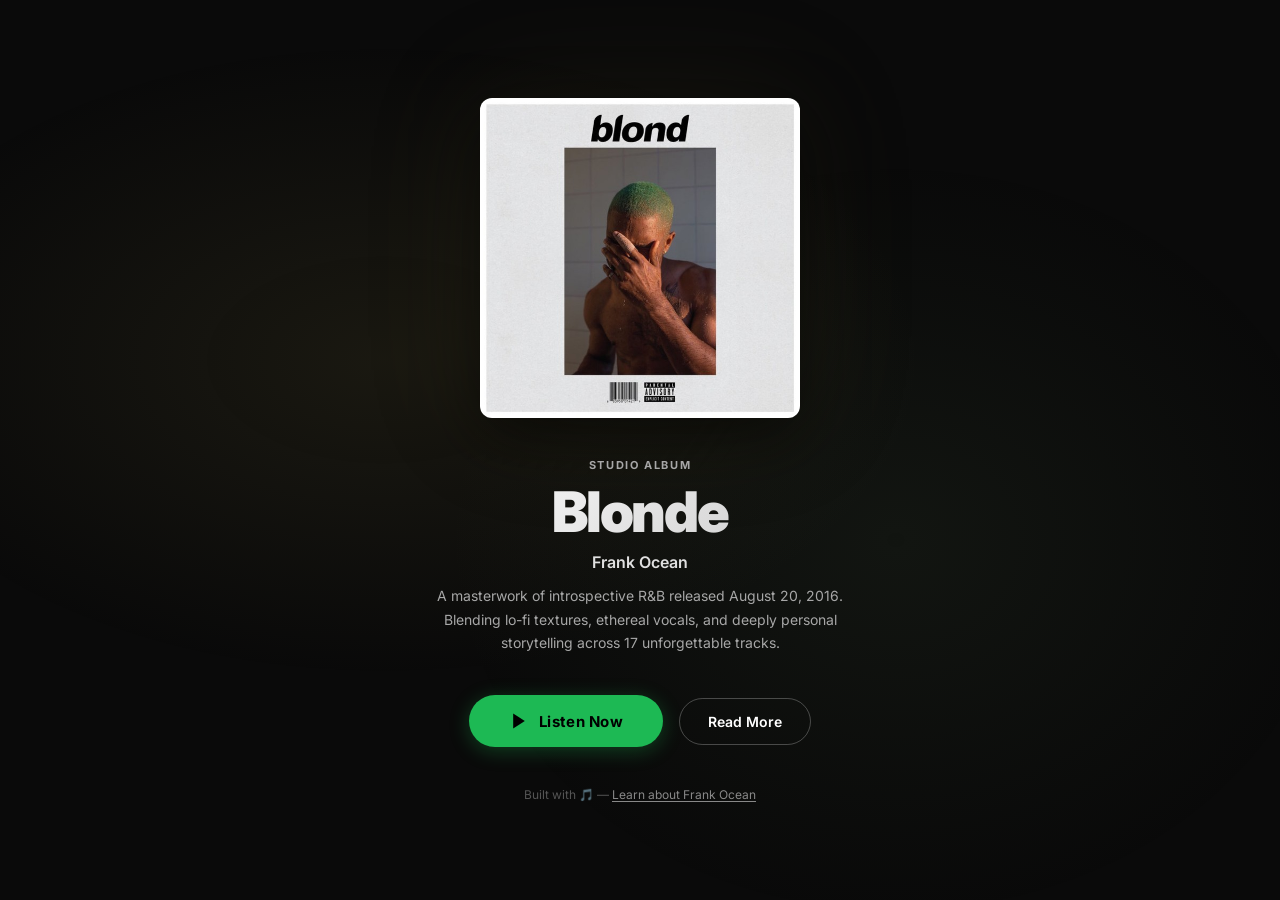
<file: index.html>
<!DOCTYPE html>
<html lang="en">
<head>
    <meta charset="UTF-8">
    <meta name="viewport" content="width=device-width, initial-scale=1.0">
    <title>Frank Ocean — Blonde</title>
    <meta name="description" content="Explore Blonde by Frank Ocean — an immersive listening experience for the iconic 2016 album.">
    <link rel="icon" href="Blonde.jpg" type="image/jpeg">
    <link href="https://fonts.googleapis.com/css2?family=Inter:wght@300;400;500;600;700;800;900&display=swap" rel="stylesheet">
    <style>
        *, *::before, *::after {
            box-sizing: border-box;
            margin: 0;
            padding: 0;
        }

        html {
            -webkit-font-smoothing: antialiased;
            -moz-osx-font-smoothing: grayscale;
        }

        body {
            font-family: 'Inter', -apple-system, BlinkMacSystemFont, 'Segoe UI', Roboto, sans-serif;
            background: #0a0a0a;
            color: #fff;
            min-height: 100vh;
            display: flex;
            align-items: center;
            justify-content: center;
            overflow: hidden;
            position: relative;
        }

        /* Background ambient glow */
        body::before {
            content: '';
            position: fixed;
            inset: 0;
            background:
                radial-gradient(ellipse 60% 50% at 30% 40%, rgba(120, 110, 60, 0.15) 0%, transparent 70%),
                radial-gradient(ellipse 50% 60% at 70% 60%, rgba(90, 120, 80, 0.1) 0%, transparent 70%);
            pointer-events: none;
            z-index: 0;
        }

        .landing {
            position: relative;
            z-index: 1;
            display: flex;
            flex-direction: column;
            align-items: center;
            gap: 40px;
            padding: 40px 24px;
            text-align: center;
            max-width: 600px;
            animation: fadeInUp 0.8s ease both;
        }

        @keyframes fadeInUp {
            from { opacity: 0; transform: translateY(32px); }
            to { opacity: 1; transform: translateY(0); }
        }

        /* Album cover */
        .cover-wrapper {
            position: relative;
            border-radius: 12px;
            overflow: hidden;
            box-shadow:
                0 20px 60px rgba(0, 0, 0, 0.6),
                0 0 120px rgba(120, 110, 60, 0.15);
            transition: transform 0.4s cubic-bezier(0.25, 0.46, 0.45, 0.94),
                        box-shadow 0.4s cubic-bezier(0.25, 0.46, 0.45, 0.94);
            animation: fadeInUp 0.8s ease 0.15s both;
        }

        .cover-wrapper:hover {
            transform: scale(1.03) translateY(-4px);
            box-shadow:
                0 28px 80px rgba(0, 0, 0, 0.7),
                0 0 160px rgba(120, 110, 60, 0.2);
        }

        .cover-wrapper img {
            display: block;
            width: 320px;
            height: 320px;
            object-fit: cover;
        }

        /* Album meta */
        .meta {
            display: flex;
            flex-direction: column;
            gap: 12px;
            animation: fadeInUp 0.8s ease 0.3s both;
        }

        .meta .label {
            font-size: 11px;
            font-weight: 700;
            letter-spacing: 0.15em;
            text-transform: uppercase;
            color: #a7a7a7;
        }

        .meta h1 {
            font-size: 56px;
            font-weight: 900;
            letter-spacing: -0.04em;
            line-height: 1;
            background: linear-gradient(135deg, #fff 0%, #c8c8c8 100%);
            -webkit-background-clip: text;
            -webkit-text-fill-color: transparent;
            background-clip: text;
        }

        .meta .artist {
            font-size: 16px;
            font-weight: 600;
            color: #e0e0e0;
        }

        .meta .description {
            font-size: 14px;
            line-height: 1.7;
            color: #a7a7a7;
            max-width: 460px;
        }

        /* Buttons */
        .actions {
            display: flex;
            gap: 16px;
            align-items: center;
            animation: fadeInUp 0.8s ease 0.45s both;
        }

        .btn-primary {
            display: inline-flex;
            align-items: center;
            gap: 10px;
            padding: 16px 40px;
            background: #1db954;
            color: #000;
            font-family: inherit;
            font-size: 15px;
            font-weight: 700;
            letter-spacing: 0.02em;
            border: none;
            border-radius: 9999px;
            cursor: pointer;
            transition: transform 0.2s ease,
                        background-color 0.2s ease,
                        box-shadow 0.2s ease;
            box-shadow: 0 4px 20px rgba(29, 185, 84, 0.3);
            text-decoration: none;
        }

        .btn-primary:hover {
            transform: scale(1.05);
            background: #1ed760;
            box-shadow: 0 6px 28px rgba(29, 185, 84, 0.45);
        }

        .btn-primary:active {
            transform: scale(1.0);
        }

        .btn-primary svg {
            width: 20px;
            height: 20px;
        }

        .btn-secondary {
            display: inline-flex;
            align-items: center;
            gap: 8px;
            padding: 14px 28px;
            background: transparent;
            color: #fff;
            font-family: inherit;
            font-size: 14px;
            font-weight: 600;
            border: 1px solid rgba(255, 255, 255, 0.25);
            border-radius: 9999px;
            cursor: pointer;
            transition: transform 0.2s ease,
                        border-color 0.2s ease,
                        background-color 0.2s ease;
            text-decoration: none;
        }

        .btn-secondary:hover {
            transform: scale(1.04);
            border-color: rgba(255, 255, 255, 0.5);
            background: rgba(255, 255, 255, 0.06);
        }

        /* Footer note */
        .footer-note {
            font-size: 12px;
            color: #555;
            animation: fadeInUp 0.8s ease 0.6s both;
        }

        .footer-note a {
            color: #888;
            text-decoration: underline;
            text-underline-offset: 2px;
            transition: color 0.2s ease;
        }

        .footer-note a:hover {
            color: #fff;
        }

        /* Responsive */
        @media (max-width: 480px) {
            .cover-wrapper img {
                width: 240px;
                height: 240px;
            }

            .meta h1 {
                font-size: 40px;
            }

            .actions {
                flex-direction: column;
            }
        }

        ::selection {
            background: rgba(29, 185, 84, 0.3);
            color: #fff;
        }
    </style>
</head>
<body>

    <div class="landing">

        <div class="cover-wrapper">
            <img src="Blonde.jpg" alt="Blonde — Frank Ocean album cover">
        </div>

        <div class="meta">
            <span class="label">Studio Album</span>
            <h1>Blonde</h1>
            <p class="artist">Frank Ocean</p>
            <p class="description">
                A masterwork of introspective R&B released August 20, 2016.
                Blending lo-fi textures, ethereal vocals, and deeply personal storytelling
                across 17 unforgettable tracks.
            </p>
        </div>

        <div class="actions">
            <a class="btn-primary" href="blondealbum.html">
                <svg viewBox="0 0 24 24" fill="currentColor">
                    <polygon points="5,3 19,12 5,21"/>
                </svg>
                Listen Now
            </a>
            <a class="btn-secondary" href="https://en.wikipedia.org/wiki/Blonde_(Frank_Ocean_album)" target="_blank" rel="noopener">
                Read More
            </a>
        </div>

        <p class="footer-note">
            Built with 🎵 — <a href="https://en.wikipedia.org/wiki/Frank_Ocean" target="_blank" rel="noopener">Learn about Frank Ocean</a>
        </p>

    </div>

</body>
</html>
</file>
